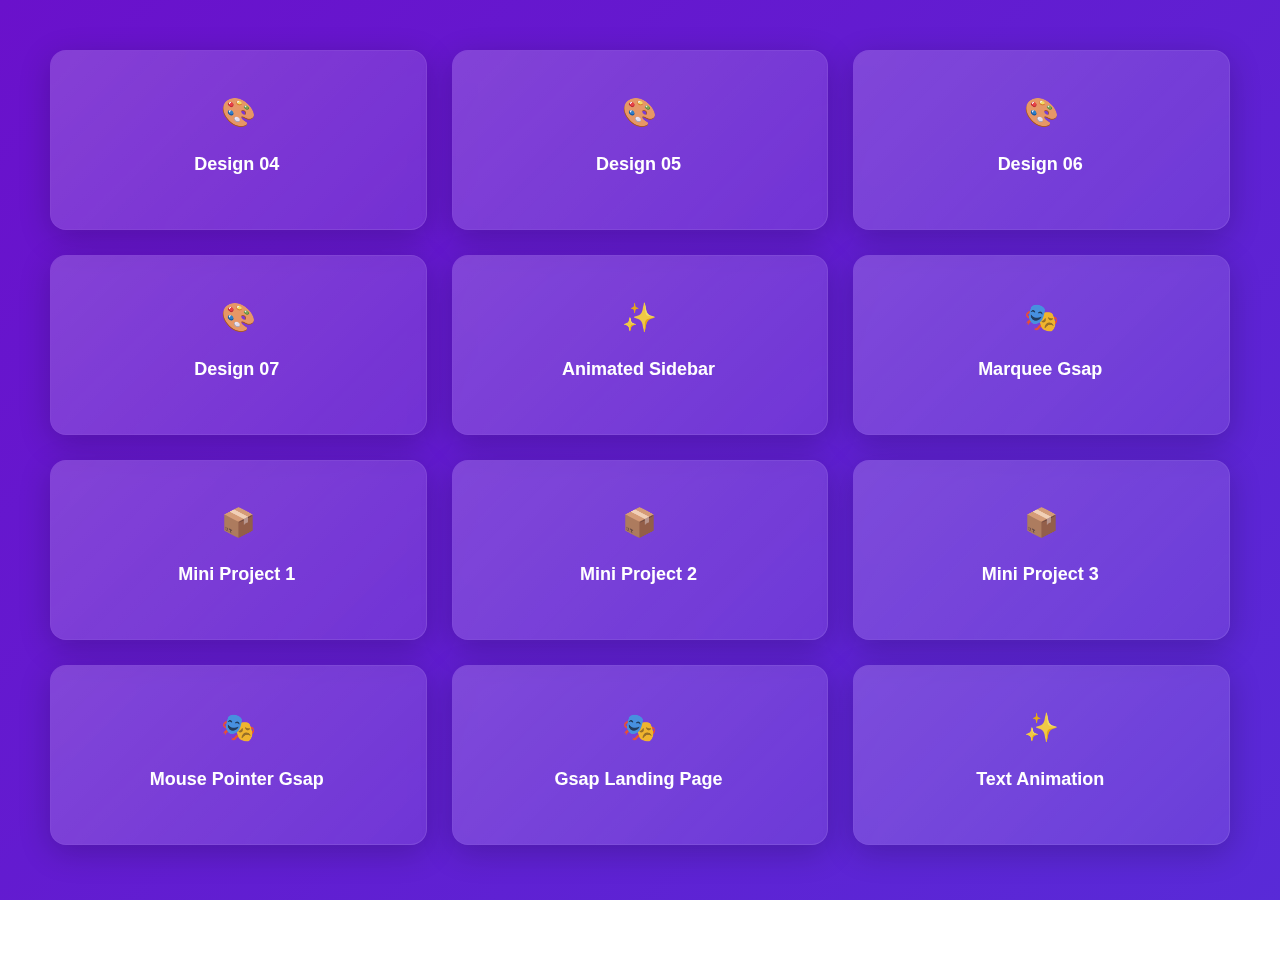
<file: index.html>
<!DOCTYPE html>
<html lang="en">
<head>
    <meta charset="UTF-8">
    <meta name="viewport" content="width=device-width, initial-scale=1.0">
    <title>Project Directory</title>
    <style>
        :root {
            --primary-gradient: linear-gradient(135deg, #6a11cb, #2575fc);
            --card-bg: rgba(255, 255, 255, 0.1);
            --card-hover-bg: rgba(255, 255, 255, 0.2);
            --text-primary: #ffffff;
            --accent-color: #ffdd57;
            --shadow: 0 8px 32px rgba(0, 0, 0, 0.2);
        }
        
        * {
            margin: 0;
            padding: 0;
            box-sizing: border-box;
        }
        
        body {
            font-family: 'Segoe UI', Tahoma, Geneva, Verdana, sans-serif;
            background: var(--primary-gradient);
            color: var(--text-primary);
            min-height: 100vh;
            padding: 40px 20px;
            display: flex;
            flex-direction: column;
            align-items: center;
            justify-content: center;
            background-attachment: fixed;
            background-size: 400% 400%;
            animation: gradient 15s ease infinite;
        }
        
        @keyframes gradient {
            0% { background-position: 0% 50%; }
            50% { background-position: 100% 50%; }
            100% { background-position: 0% 50%; }
        }
        
        .header {
            margin-bottom: 50px;
            text-align: center;
        }
        
        h1 {
            font-size: 3rem;
            font-weight: 800;
            letter-spacing: 1px;
            margin-bottom: 15px;
            text-shadow: 2px 2px 4px rgba(0, 0, 0, 0.3);
        }
        
        .subtitle {
            font-size: 1.2rem;
            opacity: 0.8;
            max-width: 600px;
            margin: 0 auto;
        }
        
        .container {
            display: grid;
            grid-template-columns: repeat(auto-fit, minmax(280px, 1fr));
            gap: 25px;
            max-width: 1200px;
            width: 100%;
            padding: 10px;
        }
        
        .card {
            background: var(--card-bg);
            backdrop-filter: blur(8px);
            border-radius: 16px;
            padding: 25px 20px;
            box-shadow: var(--shadow);
            transition: all 0.3s cubic-bezier(0.25, 0.8, 0.25, 1);
            position: relative;
            overflow: hidden;
            display: flex;
            flex-direction: column;
            align-items: center;
            justify-content: center;
            min-height: 180px;
            border: 1px solid rgba(255, 255, 255, 0.1);
        }
        
        .card::before {
            content: '';
            position: absolute;
            top: 0;
            left: 0;
            width: 100%;
            height: 100%;
            background: linear-gradient(135deg, rgba(255, 255, 255, 0.1), transparent);
            pointer-events: none;
        }
        
        .card:hover {
            transform: translateY(-10px);
            box-shadow: 0 15px 35px rgba(0, 0, 0, 0.3);
            background: var(--card-hover-bg);
            border-color: rgba(255, 255, 255, 0.2);
        }
        
        .card-icon {
            font-size: 28px;
            margin-bottom: 15px;
            opacity: 0.9;
        }
        
        .card a {
            text-decoration: none;
            color: var(--text-primary);
            font-size: 18px;
            font-weight: 600;
            display: block;
            padding: 10px;
            transition: all 0.3s;
            position: relative;
            z-index: 1;
            width: 100%;
            text-align: center;
        }
        
        .card a::after {
            content: '→';
            opacity: 0;
            margin-left: -15px;
            transition: all 0.3s;
        }
        
        .card:hover a {
            color: var(--accent-color);
        }
        
        .card:hover a::after {
            opacity: 1;
            margin-left: 10px;
        }
        
        footer {
            margin-top: 50px;
            opacity: 0.7;
            font-size: 0.9rem;
        }
        
        @media (max-width: 768px) {
            h1 {
                font-size: 2.2rem;
            }
            
            .container {
                grid-template-columns: repeat(auto-fit, minmax(250px, 1fr));
            }
        }
        
        /* Adding custom icons based on project names */
        .design-icon::before {
            content: "🎨";
        }
        
        .animation-icon::before {
            content: "✨";
        }
        
        .mini-icon::before {
            content: "📦";
        }
        
        .gsap-icon::before {
            content: "🎭";
        }

        .github {
            color: white;
            text-decoration: none;
        }
    </style>
</head>
<body>
    <!-- <div class="header">
        <h1>My Creative Portfolio</h1>
        <p class="subtitle">Explore my collection of design projects and interactive animations</p>
    </div>
     -->
    <div class="container">
        <div class="card">
            <div class="card-icon design-icon"></div>
            <a href="/desgin-04/index.html">Design 04</a>
        </div>
        <div class="card">
            <div class="card-icon design-icon"></div>
            <a href="/design-05/index.html">Design 05</a>
        </div>
        <div class="card">
            <div class="card-icon design-icon"></div>
            <a href="/design-06/index.html">Design 06</a>
        </div>
        <div class="card">
            <div class="card-icon design-icon"></div>
            <a href="/desgin-07/index.html">Design 07</a>
        </div>
        <div class="card">
            <div class="card-icon animation-icon"></div>
            <a href="/AnimatedSidebar/index.html">Animated Sidebar</a>
        </div>
        <div class="card">
            <div class="card-icon gsap-icon"></div>
            <a href="/MarqueeGsap/index.html">Marquee Gsap</a>
        </div>
        <div class="card">
            <div class="card-icon mini-icon"></div>
            <a href="/mini-project1/index.html">Mini Project 1</a>
        </div>
        <div class="card">
            <div class="card-icon mini-icon"></div>
            <a href="/mini-project2/index.html">Mini Project 2</a>
        </div>
        <div class="card">
            <div class="card-icon mini-icon"></div>
            <a href="/mini-project3/index.html">Mini Project 3</a>
        </div>
        <div class="card">
            <div class="card-icon gsap-icon"></div>
            <a href="/MousePointerGsap/index.html">Mouse Pointer Gsap</a>
        </div>
        <div class="card">
            <div class="card-icon gsap-icon"></div>
            <a href="/new/index.html">Gsap Landing Page</a>
        </div>
        <div class="card">
            <div class="card-icon animation-icon"></div>
            <a href="/TextAnimation/index.html">Text Animation</a>
        </div>
    </div>
    
    <footer>
        <p><a class="github" href="https://github.com/MakandarSahil" target="_blank">Get Connected - Git Hub</a></p>
    </footer>
</body>
</html>
</file>
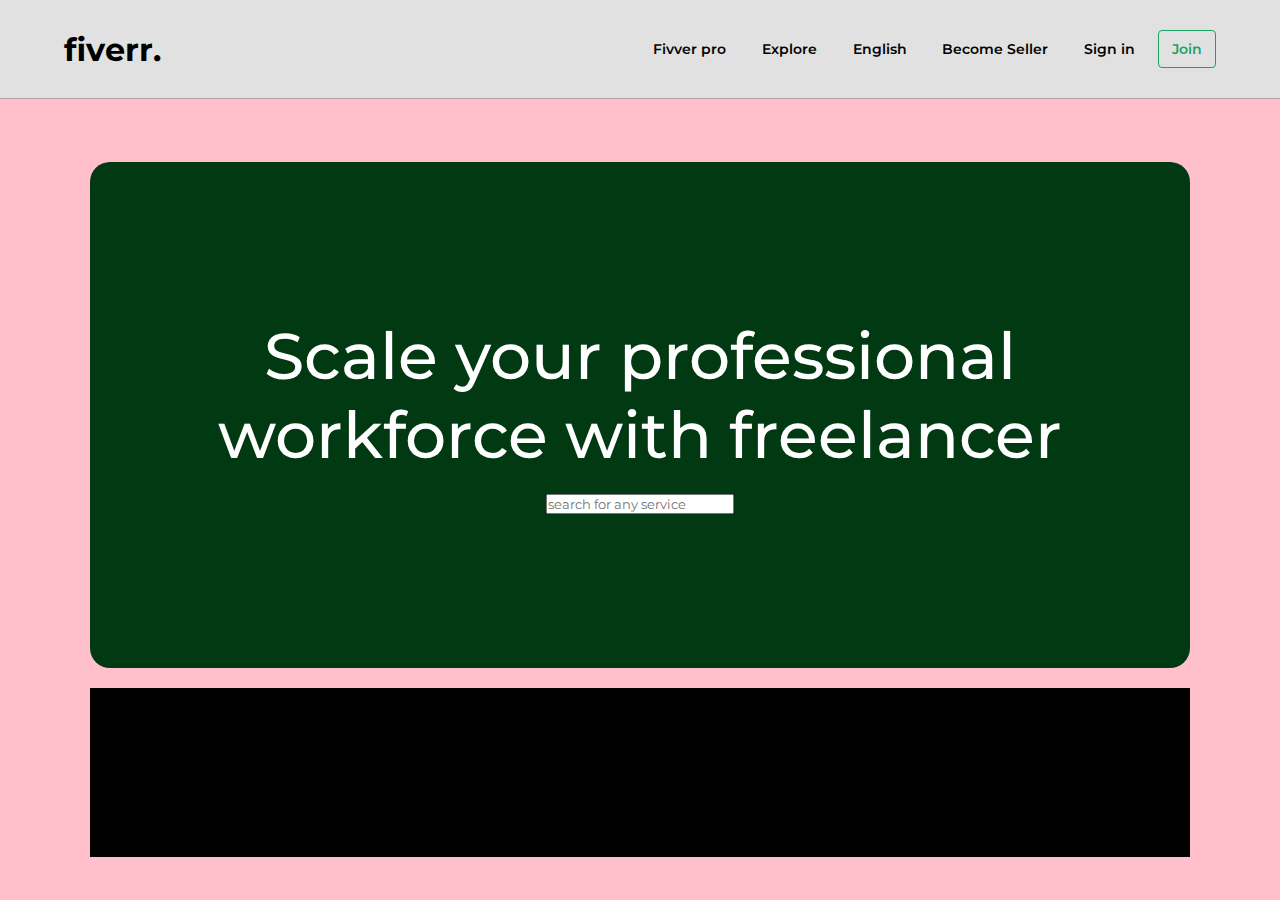
<file: design-05/index.html>
<!DOCTYPE html>
<html lang="en">
<head>
    <meta charset="UTF-8">
    <meta name="viewport" content="width=device-width, initial-scale=1.0">
    <link rel="preconnect" href="https://fonts.googleapis.com">
    <link rel="preconnect" href="https://fonts.gstatic.com" crossorigin>
    <link rel="stylesheet" href="https://cdnjs.cloudflare.com/ajax/libs/font-awesome/6.7.2/css/all.min.css">
    <link href="https://fonts.googleapis.com/css2?family=Montserrat:ital,wght@0,100..900;1,100..900&display=swap" rel="stylesheet">
    <title>Desgin 5</title>
    <link rel="stylesheet" href="style.css">
</head>
<body>
    <div id="navbar">
        <div class="hamburger">
            <i class="fa-solid fa-bars icon"></i>
        </div>
        <div class="navLeft">
            <h1>fiverr<span>.</span></h1>
        </div>
        <div class="navRight">
            <button class="Navrightbtn">
                Fivver pro
            </button>
            <button class="Navrightbtn">
                Explore
            </button>
            <button class="Navrightbtn">
                English
            </button>
            <button class="Navrightbtn">
                Become Seller
            </button>
            <button class="Navrightbtn">
                Sign in
            </button>
            <button class="Navrightbtn">
                Join
            </button>
        </div>
    </div>
    <div id="main">
        <div id="page1">
            <div class="topDiv">
                <h1>Scale your professional<br>workforce with freelancer</h1>
                <input type="search" placeholder="search for any service">
            </div>
            <div class="bottomDiv">

            </div>
        </div>
    </div>
</body>
</html>
</file>
<file: design-05/style.css>
* {
    margin: 0;
    padding: 0;
    box-sizing: border-box;
    font-family: "Montserrat";
}

html,body {
    height: 100%;
    width: 100%;
    background-color: #e1e1e1;
}

#navbar{
    height: 11vh;
    width: 100vw;
    /* background-color: pink; */
    display: flex;
    padding: 1vh 5vw;
    border-bottom: 1px solid rgb(171, 165, 165);
}


.hamburger{
    display: none;
}


.navLeft{
    height: 100%;
    width: 50vw;
    /* background-color: red; */
    display: flex;
    align-items: center;
}

.navRight {
    height: 100%;
    width: 50vw;
    /* background-color: crimson; */
    display: flex;
    justify-content: space-between;
    align-items: center;
}

.navRight button{
    padding: 1vh 1vw;
    border: none;
    background-color: transparent;
    cursor: pointer;
    font-weight: 600;
    font-size: 14px;
}
.navRight button:hover{
    background-color: rgb(239, 239, 239);
}

.navRight button:nth-last-child(1){
    border: 1px solid #19A463;
    color: #19A463;
    border-radius: 4px;
}
.navRight button:nth-last-child(1):hover{
    background-color: #19A463;
    color: #ffff;
}

@media (max-width: 1000px) {
    .navRight {
        justify-content: end;
        align-items: center;
        gap: 20px;
    }
    .navRight button{
        display: none;
    }

    .navRight button:nth-last-child(1), button:nth-last-child(2){
        display: initial;
    }
}

@media (max-width: 430px ){

    .navLeft{
        width: calc(100vw / 3);
        /* background-color: red; */
        font-size: 15px;
        justify-content: center;
    }
    
    .navRight {
        width: calc(100vw / 3);

    }

    .hamburger{
        height: 100%;
        width: calc(100vw / 3);
        display: flex;
        align-items: center;
        font-size: 20px;
    }

    .navRight button:nth-last-child(2){
        display: none;
    }
    .navRight button:nth-last-child(1){
        border: none;
        color: gray;
        font-size: 14px;
    }
    .navRight button:nth-last-child(1):hover{
        background-color: transparent;
        color: gray;
    }
}


/* main page */
#page1 {
    height: 89vh;
    width: 100vw;
    background-color: pink;
    padding: 7vh 7vw;
}

.topDiv{
    height: 75%;
    width: 100%;
    background-color: #013A12;
    margin-bottom: 20px;
    border-radius: 20px;
    display: flex;
    flex-direction: column;
    align-items: center;
    justify-content: center;
    color: #ffff;
    gap: 20px;
    text-align: center;
    font-size: 3.6vh;
}

.topDiv h1{
    font-weight: 500;
}
.bottomDiv{
    height: 25%;
    width: 100%;
    background-color: black;
}

@media (max-width :430px){
    #page1 {
        height: 89vh;
        width: 100vw;
        background-color: pink;
        padding: 0vh 0vw;
    }
    
    .topDiv{
        height: 45%;
        width: 100%;
        background-color: #013A12;
        margin-bottom: 0px;
        border-radius:  0px;
    }
    .bottomDiv{
        height: 55%;
        width: 100%;
        background-color: black;
    }
}
</file>
